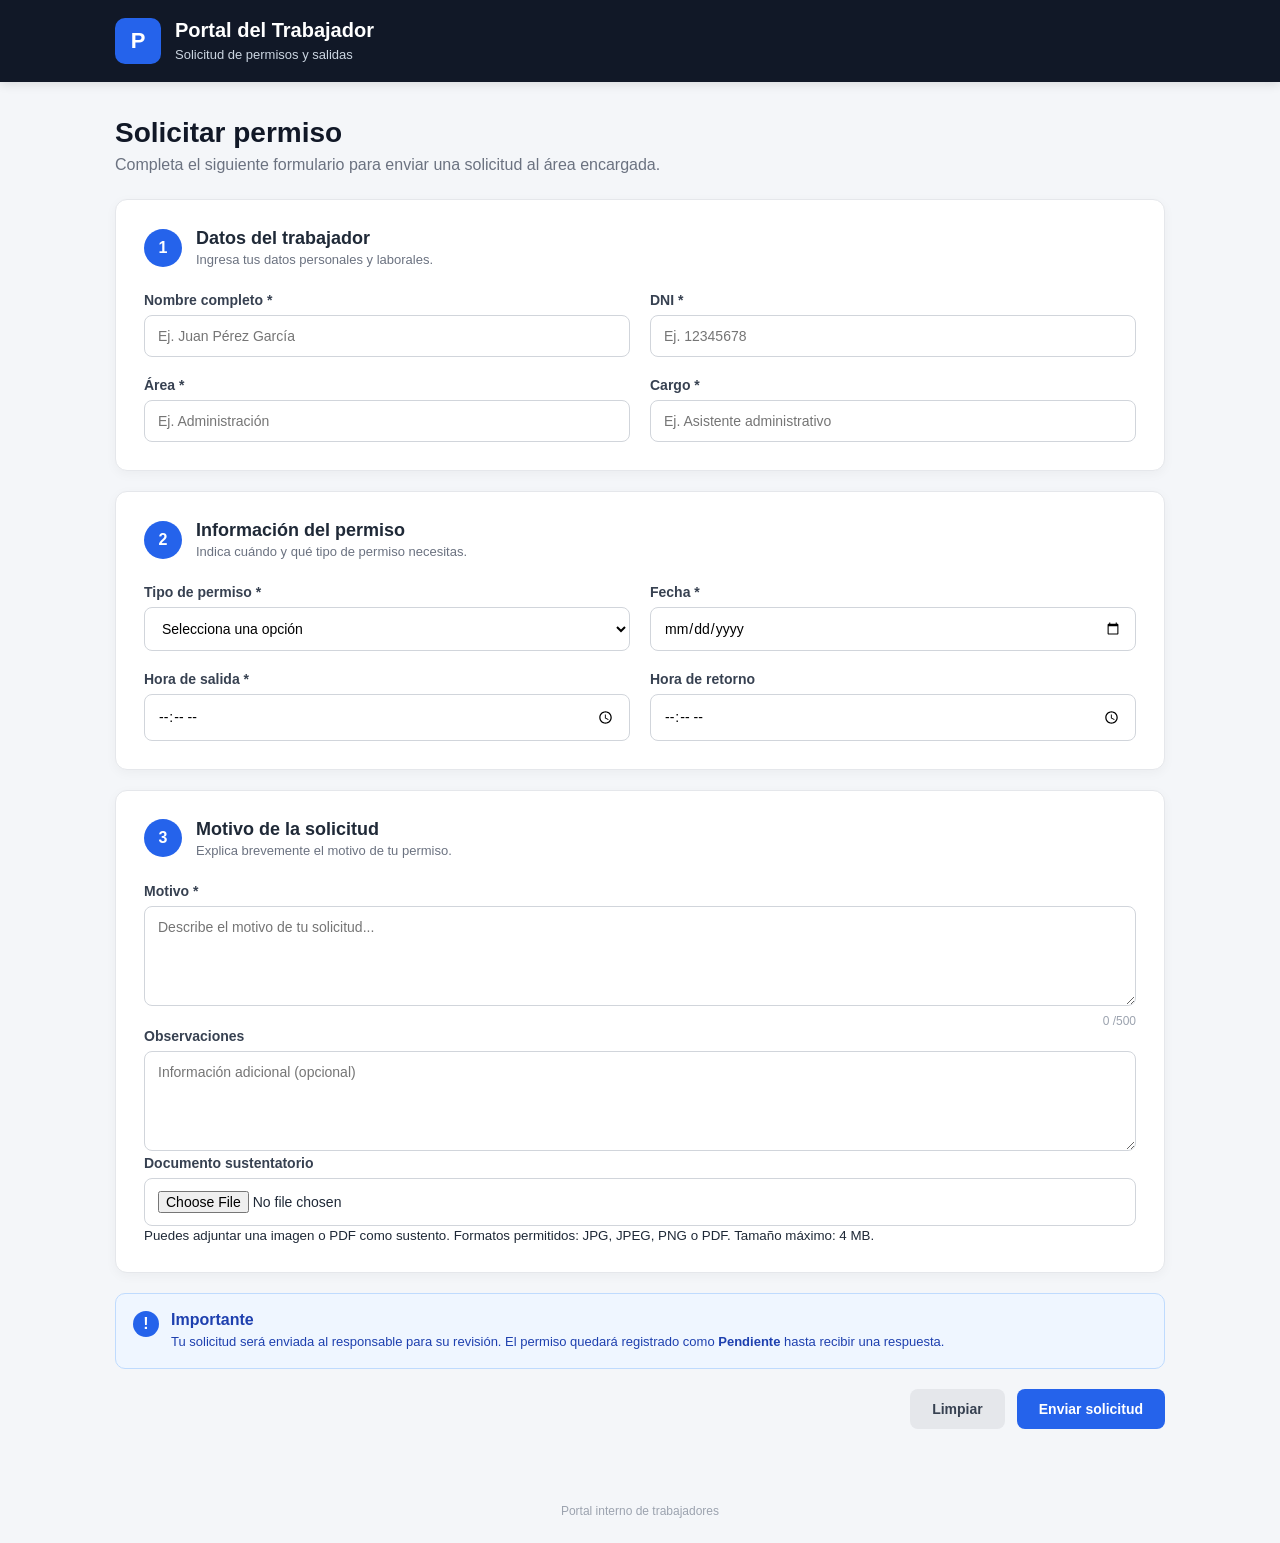
<file: index.html>
<!DOCTYPE html>
<html lang="es">

<head>
    <meta charset="UTF-8">
    <meta name="viewport" content="width=device-width, initial-scale=1.0">

    <title>Solicitud de Permiso</title>

    <link rel="stylesheet" href="solicitarpermisos.css">
</head>

<body>

    <div class="page">

        <header class="topbar">

            <div class="brand">

                <div class="brand-icon">
                    P
                </div>

                <div>
                    <h1>Portal del Trabajador</h1>

                    <span>
                        Solicitud de permisos y salidas
                    </span>
                </div>

            </div>

        </header>


        <main class="container">


            <div class="welcome">

                <h2>Solicitar permiso</h2>

                <p>
                    Completa el siguiente formulario para enviar una solicitud
                    al área encargada.
                </p>

            </div>



            <form id="solicitudForm">


                <!-- DATOS DEL TRABAJADOR -->

                <section class="card">

                    <div class="section-title">

                        <div class="number">
                            1
                        </div>

                        <div>

                            <h3>
                                Datos del trabajador
                            </h3>

                            <p>
                                Ingresa tus datos personales y laborales.
                            </p>

                        </div>

                    </div>


                    <div class="form-grid">


                        <div class="form-group">

                            <label for="nombre">
                                Nombre completo *
                            </label>

                            <input
                                type="text"
                                id="nombre"
                                name="nombre"
                                placeholder="Ej. Juan Pérez García"
                                required
                            >

                        </div>



                        <div class="form-group">

                            <label for="dni">
                                DNI *
                            </label>

                            <input
                                type="text"
                                id="dni"
                                name="dni"
                                placeholder="Ej. 12345678"
                                maxlength="8"
                                inputmode="numeric"
                                required
                            >

                        </div>



                        <div class="form-group">

                            <label for="area">
                                Área *
                            </label>

                            <input
                                type="text"
                                id="area"
                                name="area"
                                placeholder="Ej. Administración"
                                required
                            >

                        </div>



                        <div class="form-group">

                            <label for="cargo">
                                Cargo *
                            </label>

                            <input
                                type="text"
                                id="cargo"
                                name="cargo"
                                placeholder="Ej. Asistente administrativo"
                                required
                            >

                        </div>


                    </div>

                </section>




                <!-- DATOS DEL PERMISO -->

                <section class="card">


                    <div class="section-title">

                        <div class="number">
                            2
                        </div>


                        <div>

                            <h3>
                                Información del permiso
                            </h3>

                            <p>
                                Indica cuándo y qué tipo de permiso necesitas.
                            </p>

                        </div>

                    </div>



                    <div class="form-grid">


                        <div class="form-group">

                            <label for="tipo_permiso">
                                Tipo de permiso *
                            </label>


                            <select
                                id="tipo_permiso"
                                name="tipo_permiso"
                                required
                            >

                                <option value="">
                                    Selecciona una opción
                                </option>


                                <option value="Personal">
                                    Personal
                                </option>


                                <option value="Médico">
                                    Cita médica
                                </option>


                                <option value="Familiar">
                                    Motivo familiar
                                </option>


                                <option value="Laboral">
                                    Motivo laboral
                                </option>


                                <option value="Emergencia">
                                    Emergencia
                                </option>


                                <option value="Otro">
                                    Otro
                                </option>

                            </select>

                        </div>




                        <div class="form-group">

                            <label for="fecha">
                                Fecha *
                            </label>


                            <input
                                type="date"
                                id="fecha"
                                name="fecha"
                                required
                            >

                        </div>




                        <div class="form-group">

                            <label for="hora_salida">
                                Hora de salida *
                            </label>


                            <input
                                type="time"
                                id="hora_salida"
                                name="hora_salida"
                                required
                            >

                        </div>




                        <div class="form-group">

                            <label for="hora_retorno">
                                Hora de retorno
                            </label>


                            <input
                                type="time"
                                id="hora_retorno"
                                name="hora_retorno"
                            >

                        </div>


                    </div>

                </section>




                <!-- MOTIVO -->

                <section class="card">


                    <div class="section-title">

                        <div class="number">
                            3
                        </div>


                        <div>

                            <h3>
                                Motivo de la solicitud
                            </h3>

                            <p>
                                Explica brevemente el motivo de tu permiso.
                            </p>

                        </div>

                    </div>




                    <div class="form-group">


                        <label for="motivo">
                            Motivo *
                        </label>


                        <textarea
                            id="motivo"
                            name="motivo"
                            rows="4"
                            maxlength="500"
                            placeholder="Describe el motivo de tu solicitud..."
                            required
                        ></textarea>


                        <div class="counter">

                            <span id="contador">
                                0
                            </span>

                            /500

                        </div>


                    </div>




                    <div class="form-group">


                        <label for="observaciones">
                            Observaciones
                        </label>


                        <textarea
                            id="observaciones"
                            name="observaciones"
                            rows="3"
                            maxlength="500"
                            placeholder="Información adicional (opcional)"
                        ></textarea>


                    </div>




                    <!-- DOCUMENTO SUSTENTATORIO -->

                    <div class="form-group">


                        <label for="documento">
                            Documento sustentatorio
                        </label>


                        <input
                            type="file"
                            id="documento"
                            name="documento"
                            accept=".jpg,.jpeg,.png,.pdf"
                        >


                        <small>
                            Puedes adjuntar una imagen o PDF como sustento.
                            Formatos permitidos: JPG, JPEG, PNG o PDF.
                            Tamaño máximo: 4 MB.
                        </small>


                        <div
                            id="nombreArchivo"
                            class="file-name"
                        ></div>


                    </div>


                </section>




                <!-- AVISO -->

                <div class="notice">


                    <div class="notice-icon">
                        !
                    </div>


                    <div>

                        <strong>
                            Importante
                        </strong>


                        <p>

                            Tu solicitud será enviada al responsable para su
                            revisión. El permiso quedará registrado como
                            <strong>Pendiente</strong> hasta recibir una respuesta.

                        </p>

                    </div>


                </div>




                <!-- BOTONES -->

                <div class="actions">


                    <button
                        type="reset"
                        class="btn btn-secondary"
                        id="btnLimpiar"
                    >
                        Limpiar
                    </button>



                    <button
                        type="submit"
                        class="btn btn-primary"
                        id="btnEnviar"
                    >

                        <span id="textoBoton">
                            Enviar solicitud
                        </span>


                        <span
                            id="loader"
                            class="loader hidden"
                        ></span>

                    </button>


                </div>


            </form>




            <!-- MENSAJE DE ÉXITO -->

            <div
                id="successMessage"
                class="success-card hidden"
            >


                <div class="success-icon">
                    ✓
                </div>


                <h2>
                    Solicitud enviada correctamente
                </h2>


                <p>
                    Tu solicitud fue registrada y enviada para revisión.
                </p>



                <div class="request-number">

                    <span>
                        Número de solicitud
                    </span>


                    <strong id="numeroSolicitud">
                        -
                    </strong>

                </div>



                <div class="status">

                    <span>
                        Estado
                    </span>


                    <strong>
                        PENDIENTE
                    </strong>

                </div>



                <button
                    type="button"
                    class="btn btn-primary"
                    id="nuevaSolicitud"
                >
                    Registrar otra solicitud
                </button>


            </div>


        </main>




        <footer>
            Portal interno de trabajadores
        </footer>


    </div>



    <script src="solicitarpermisos.js"></script>

</body>

</html>
</file>
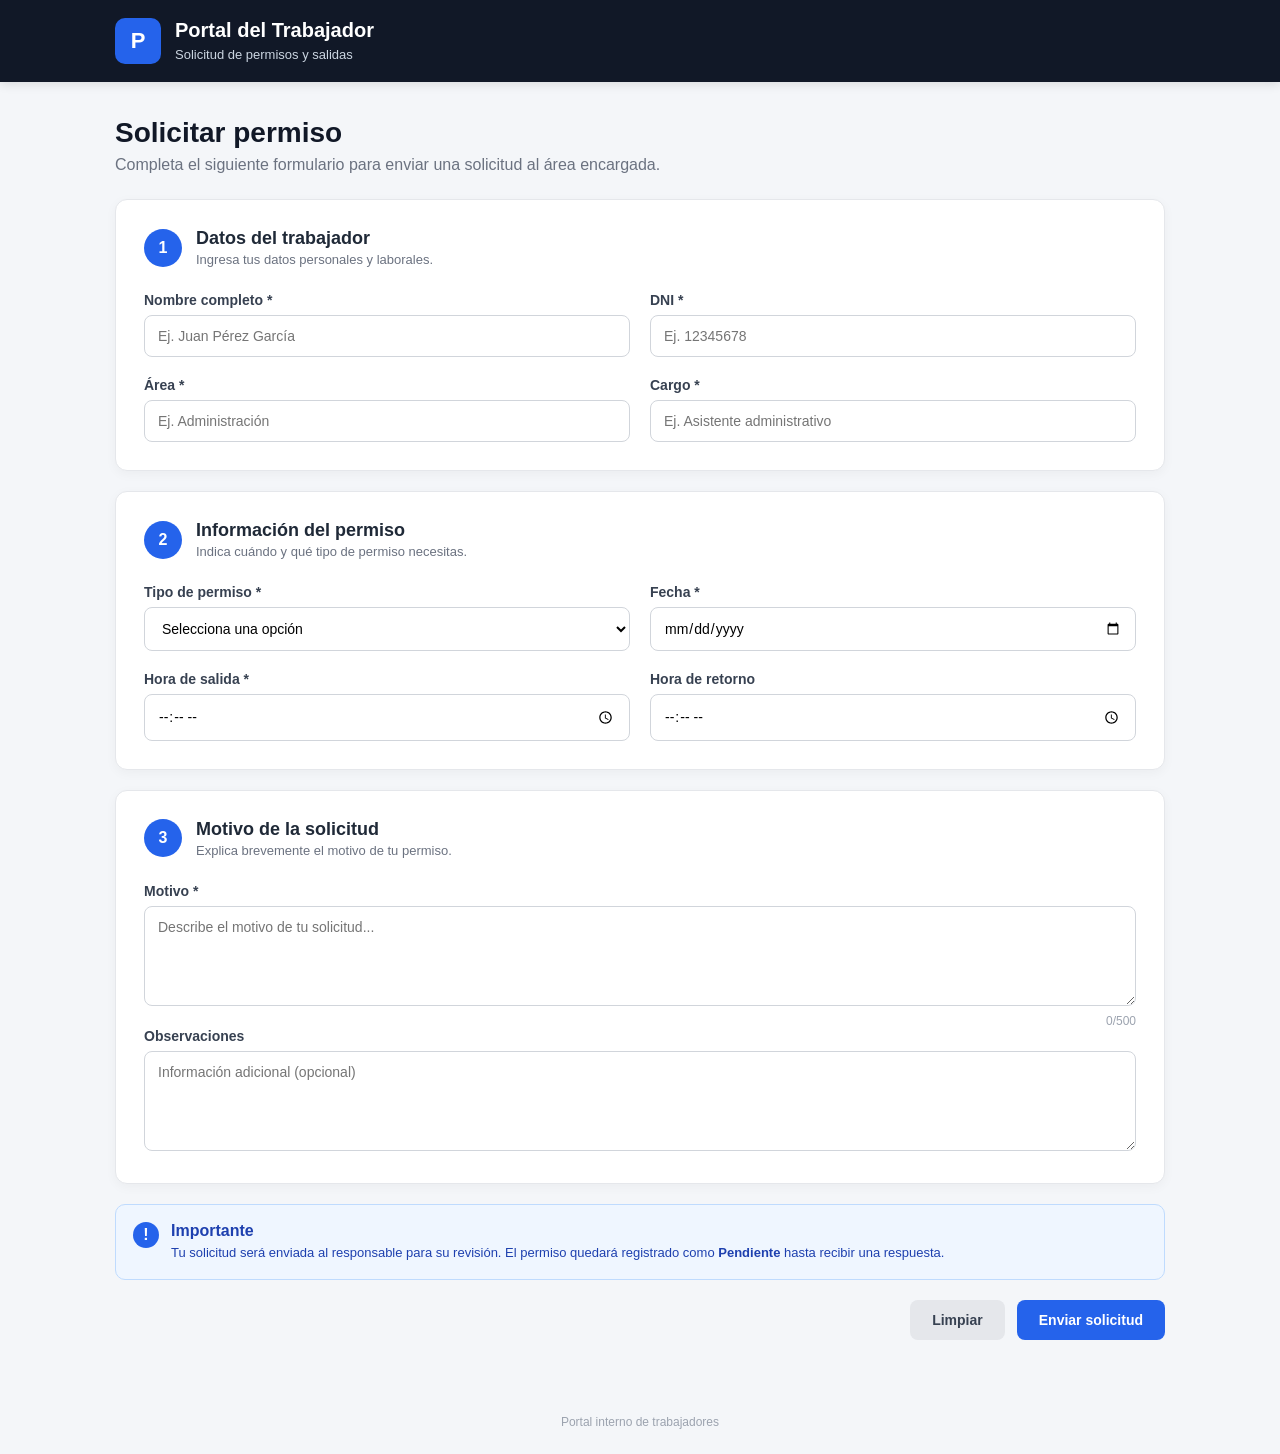
<file: solicitarpermisos.html>
<!DOCTYPE html>
<html lang="es">
<head>
    <meta charset="UTF-8">
    <meta name="viewport" content="width=device-width, initial-scale=1.0">
    <title>Solicitud de Permiso</title>

    <link rel="stylesheet" href="solicitarpermisos.css">
</head>

<body>

    <div class="page">

        <header class="topbar">
            <div class="brand">
                <div class="brand-icon">P</div>
                <div>
                    <h1>Portal del Trabajador</h1>
                    <span>Solicitud de permisos y salidas</span>
                </div>
            </div>
        </header>

        <main class="container">

            <div class="welcome">
                <h2>Solicitar permiso</h2>
                <p>
                    Completa el siguiente formulario para enviar una solicitud
                    al área encargada.
                </p>
            </div>

            <form id="solicitudForm">

                <!-- DATOS DEL TRABAJADOR -->
                <section class="card">

                    <div class="section-title">
                        <div class="number">1</div>
                        <div>
                            <h3>Datos del trabajador</h3>
                            <p>Ingresa tus datos personales y laborales.</p>
                        </div>
                    </div>

                    <div class="form-grid">

                        <div class="form-group">
                            <label for="nombre">
                                Nombre completo *
                            </label>

                            <input
                                type="text"
                                id="nombre"
                                name="nombre"
                                placeholder="Ej. Juan Pérez García"
                                required
                            >
                        </div>

                        <div class="form-group">
                            <label for="dni">
                                DNI *
                            </label>

                            <input
                                type="text"
                                id="dni"
                                name="dni"
                                placeholder="Ej. 12345678"
                                maxlength="8"
                                inputmode="numeric"
                                required
                            >
                        </div>

                        <div class="form-group">
                            <label for="area">
                                Área *
                            </label>

                            <input
                                type="text"
                                id="area"
                                name="area"
                                placeholder="Ej. Administración"
                                required
                            >
                        </div>

                        <div class="form-group">
                            <label for="cargo">
                                Cargo *
                            </label>

                            <input
                                type="text"
                                id="cargo"
                                name="cargo"
                                placeholder="Ej. Asistente administrativo"
                                required
                            >
                        </div>

                    </div>

                </section>


                <!-- DATOS DEL PERMISO -->
                <section class="card">

                    <div class="section-title">
                        <div class="number">2</div>

                        <div>
                            <h3>Información del permiso</h3>
                            <p>Indica cuándo y qué tipo de permiso necesitas.</p>
                        </div>
                    </div>

                    <div class="form-grid">

                        <div class="form-group">
                            <label for="tipo_permiso">
                                Tipo de permiso *
                            </label>

                            <select
                                id="tipo_permiso"
                                name="tipo_permiso"
                                required
                            >
                                <option value="">
                                    Selecciona una opción
                                </option>

                                <option value="Personal">
                                    Personal
                                </option>

                                <option value="Médico">
                                    Cita médica
                                </option>

                                <option value="Familiar">
                                    Motivo familiar
                                </option>

                                <option value="Laboral">
                                    Motivo laboral
                                </option>

                                <option value="Emergencia">
                                    Emergencia
                                </option>

                                <option value="Otro">
                                    Otro
                                </option>
                            </select>
                        </div>


                        <div class="form-group">
                            <label for="fecha">
                                Fecha *
                            </label>

                            <input
                                type="date"
                                id="fecha"
                                name="fecha"
                                required
                            >
                        </div>


                        <div class="form-group">
                            <label for="hora_salida">
                                Hora de salida *
                            </label>

                            <input
                                type="time"
                                id="hora_salida"
                                name="hora_salida"
                                required
                            >
                        </div>


                        <div class="form-group">
                            <label for="hora_retorno">
                                Hora de retorno
                            </label>

                            <input
                                type="time"
                                id="hora_retorno"
                                name="hora_retorno"
                            >
                        </div>

                    </div>

                </section>


                <!-- MOTIVO -->
                <section class="card">

                    <div class="section-title">
                        <div class="number">3</div>

                        <div>
                            <h3>Motivo de la solicitud</h3>
                            <p>Explica brevemente el motivo de tu permiso.</p>
                        </div>
                    </div>


                    <div class="form-group">

                        <label for="motivo">
                            Motivo *
                        </label>

                        <textarea
                            id="motivo"
                            name="motivo"
                            rows="4"
                            maxlength="500"
                            placeholder="Describe el motivo de tu solicitud..."
                            required
                        ></textarea>

                        <div class="counter">
                            <span id="contador">0</span>/500
                        </div>

                    </div>


                    <div class="form-group">

                        <label for="observaciones">
                            Observaciones
                        </label>

                        <textarea
                            id="observaciones"
                            name="observaciones"
                            rows="3"
                            maxlength="500"
                            placeholder="Información adicional (opcional)"
                        ></textarea>

                    </div>

                </section>


                <!-- AVISO -->
                <div class="notice">
                    <div class="notice-icon">!</div>

                    <div>
                        <strong>Importante</strong>

                        <p>
                            Tu solicitud será enviada al responsable para su
                            revisión. El permiso quedará registrado como
                            <strong>Pendiente</strong> hasta recibir una respuesta.
                        </p>
                    </div>
                </div>


                <!-- BOTONES -->
                <div class="actions">

                    <button
                        type="reset"
                        class="btn btn-secondary"
                        id="btnLimpiar"
                    >
                        Limpiar
                    </button>

                    <button
                        type="submit"
                        class="btn btn-primary"
                        id="btnEnviar"
                    >
                        <span id="textoBoton">
                            Enviar solicitud
                        </span>

                        <span
                            id="loader"
                            class="loader hidden"
                        ></span>
                    </button>

                </div>

            </form>


            <!-- MENSAJE DE ÉXITO -->
            <div
                id="successMessage"
                class="success-card hidden"
            >

                <div class="success-icon">
                    ✓
                </div>

                <h2>Solicitud enviada correctamente</h2>

                <p>
                    Tu solicitud fue registrada y enviada para revisión.
                </p>

                <div class="request-number">
                    <span>Número de solicitud</span>

                    <strong id="numeroSolicitud">
                        -
                    </strong>
                </div>

                <div class="status">
                    <span>Estado</span>
                    <strong>PENDIENTE</strong>
                </div>

                <button
                    type="button"
                    class="btn btn-primary"
                    id="nuevaSolicitud"
                >
                    Registrar otra solicitud
                </button>

            </div>

        </main>


        <footer>
            Portal interno de trabajadores
        </footer>

    </div>


    <script src="solicitarpermisos.js"></script>

</body>
</html>
</file>
<file: solicitarpermisos.css>
* {
    box-sizing: border-box;
    margin: 0;
    padding: 0;
}

body {
    font-family: Arial, Helvetica, sans-serif;
    background: #f4f6f9;
    color: #1f2937;
}

.page {
    min-height: 100vh;
}


/* =========================
   BARRA SUPERIOR
========================= */

.topbar {
    background: #111827;
    color: white;
    padding: 18px 30px;
    box-shadow: 0 2px 10px rgba(0, 0, 0, 0.12);
}

.brand {
    max-width: 1050px;
    margin: auto;
    display: flex;
    align-items: center;
    gap: 14px;
}

.brand-icon {
    width: 46px;
    height: 46px;
    border-radius: 10px;
    background: #2563eb;

    display: flex;
    align-items: center;
    justify-content: center;

    font-size: 22px;
    font-weight: bold;
}

.brand h1 {
    font-size: 20px;
    margin-bottom: 3px;
}

.brand span {
    color: #cbd5e1;
    font-size: 13px;
}


/* =========================
   CONTENEDOR
========================= */

.container {
    width: 92%;
    max-width: 1050px;
    margin: 35px auto 50px;
}

.welcome {
    margin-bottom: 25px;
}

.welcome h2 {
    font-size: 28px;
    margin-bottom: 7px;
    color: #111827;
}

.welcome p {
    color: #6b7280;
}


/* =========================
   TARJETAS
========================= */

.card {
    background: white;
    border-radius: 12px;
    padding: 28px;
    margin-bottom: 20px;

    border: 1px solid #e5e7eb;

    box-shadow:
        0 3px 12px rgba(0, 0, 0, 0.04);
}


/* =========================
   TITULOS
========================= */

.section-title {
    display: flex;
    gap: 14px;
    align-items: center;

    margin-bottom: 25px;
}

.number {
    width: 38px;
    height: 38px;

    border-radius: 50%;

    background: #2563eb;
    color: white;

    display: flex;
    align-items: center;
    justify-content: center;

    font-weight: bold;
}

.section-title h3 {
    font-size: 18px;
    margin-bottom: 3px;
}

.section-title p {
    color: #6b7280;
    font-size: 13px;
}


/* =========================
   FORMULARIO
========================= */

.form-grid {
    display: grid;
    grid-template-columns: repeat(2, 1fr);
    gap: 20px;
}

.form-group {
    position: relative;
}

.form-group label {
    display: block;

    font-size: 14px;
    font-weight: 600;

    margin-bottom: 7px;
    color: #374151;
}

input,
select,
textarea {
    width: 100%;

    border: 1px solid #d1d5db;

    border-radius: 8px;

    padding: 12px 13px;

    font-family: inherit;
    font-size: 14px;

    background: white;

    outline: none;

    transition:
        border-color 0.2s,
        box-shadow 0.2s;
}

input:focus,
select:focus,
textarea:focus {
    border-color: #2563eb;

    box-shadow:
        0 0 0 3px rgba(37, 99, 235, 0.1);
}

textarea {
    resize: vertical;
    min-height: 100px;
}


/* =========================
   CONTADOR
========================= */

.counter {
    text-align: right;
    color: #9ca3af;
    font-size: 12px;
    margin-top: 4px;
}


/* =========================
   AVISO
========================= */

.notice {
    display: flex;
    align-items: flex-start;
    gap: 12px;

    padding: 17px;

    margin-bottom: 20px;

    border-radius: 10px;

    background: #eff6ff;
    border: 1px solid #bfdbfe;

    color: #1e40af;
}

.notice-icon {
    min-width: 26px;
    height: 26px;

    border-radius: 50%;

    background: #2563eb;
    color: white;

    display: flex;
    align-items: center;
    justify-content: center;

    font-weight: bold;
}

.notice p {
    font-size: 13px;
    line-height: 1.5;
    margin-top: 3px;
}


/* =========================
   BOTONES
========================= */

.actions {
    display: flex;
    justify-content: flex-end;
    gap: 12px;
}

.btn {
    border: none;
    border-radius: 8px;

    padding: 12px 22px;

    font-size: 14px;
    font-weight: 600;

    cursor: pointer;

    transition: 0.2s;
}

.btn-primary {
    background: #2563eb;
    color: white;
}

.btn-primary:hover {
    background: #1d4ed8;
}

.btn-secondary {
    background: #e5e7eb;
    color: #374151;
}

.btn-secondary:hover {
    background: #d1d5db;
}


/* =========================
   LOADER
========================= */

.loader {
    display: inline-block;

    width: 16px;
    height: 16px;

    border: 2px solid rgba(255,255,255,0.4);
    border-top-color: white;

    border-radius: 50%;

    animation: spin 0.8s linear infinite;

    vertical-align: middle;
}

.hidden {
    display: none !important;
}

@keyframes spin {
    to {
        transform: rotate(360deg);
    }
}


/* =========================
   ÉXITO
========================= */

.success-card {
    background: white;

    border-radius: 14px;

    padding: 40px;

    text-align: center;

    border: 1px solid #e5e7eb;

    box-shadow:
        0 5px 20px rgba(0, 0, 0, 0.06);
}

.success-icon {
    width: 65px;
    height: 65px;

    border-radius: 50%;

    margin: 0 auto 18px;

    background: #dcfce7;
    color: #16a34a;

    display: flex;
    align-items: center;
    justify-content: center;

    font-size: 32px;
    font-weight: bold;
}

.success-card h2 {
    margin-bottom: 8px;
}

.success-card p {
    color: #6b7280;
}

.request-number {
    margin: 25px auto 12px;

    padding: 15px;

    max-width: 320px;

    background: #f9fafb;

    border-radius: 8px;
}

.request-number span,
.status span {
    display: block;

    font-size: 12px;

    color: #6b7280;

    margin-bottom: 5px;
}

.request-number strong {
    font-size: 22px;
    color: #2563eb;
}

.status {
    margin: 10px auto 25px;

    max-width: 320px;

    padding: 12px;

    background: #fff7ed;

    border-radius: 8px;

    color: #c2410c;
}


/* =========================
   FOOTER
========================= */

footer {
    text-align: center;

    padding: 25px;

    color: #9ca3af;

    font-size: 12px;
}


/* =========================
   RESPONSIVE
========================= */

@media (max-width: 700px) {

    .topbar {
        padding: 15px;
    }

    .container {
        width: 94%;
        margin-top: 25px;
    }

    .welcome h2 {
        font-size: 23px;
    }

    .card {
        padding: 20px;
    }

    .form-grid {
        grid-template-columns: 1fr;
        gap: 15px;
    }

    .actions {
        flex-direction: column-reverse;
    }

    .btn {
        width: 100%;
    }

    .success-card {
        padding: 30px 20px;
    }
}
</file>
